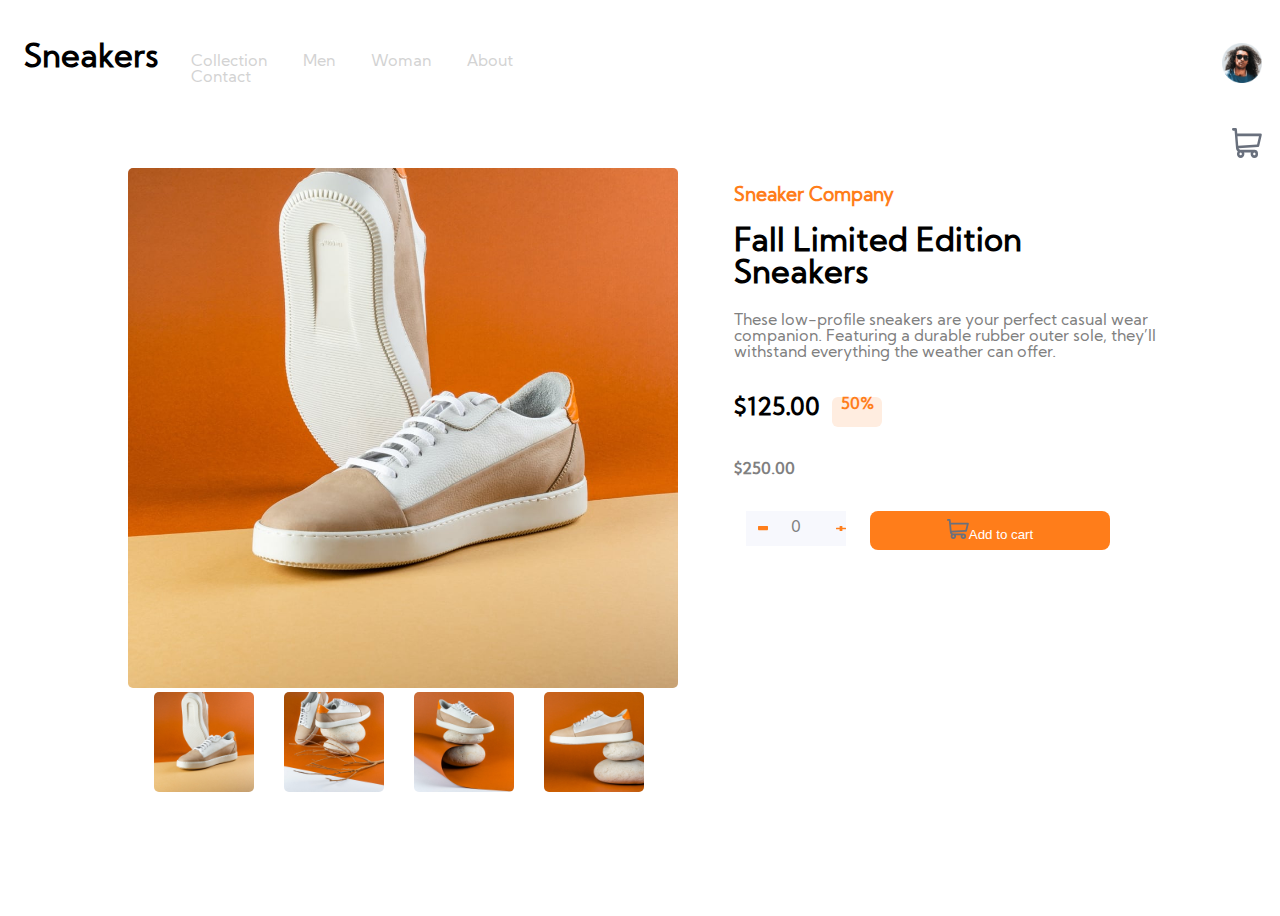
<file: ecommerce-product-page-main/index.html>
<!DOCTYPE html>
<html lang="en">
<head>
  <meta charset="UTF-8">
  <meta name="viewport" content="width=device-width, initial-scale=1.0" shrink-to-fit="yes"> <!-- displays site properly based on user's device -->

  <link rel="icon" type="image/png" sizes="32x32" href="./images/favicon-32x32.png">
  <link rel="stylesheet" href="style.css">
  
  <title> E-commerce product page</title>

  <!-- Feel free to remove these styles or customise in your own stylesheet 👍 -->
  <style>
    .attribution { font-size: 11px; text-align: center; }
    .attribution a { color: hsl(228, 45%, 44%); }
  </style>
</head>
<body id="bodie">
<header>
  <div  id="mySidenav" class="sidenav">
    <a href="javascript:void(0)" class="closebtn" onclick="closeNav()">×</a>
    <a href="#">Collection</a>
    <a href="#">Men</a>
    <a href="#">Women</a>
    <a href="#">About</a>
    <a href="#">Contact</a>
  </div><span id="hamburger"  onclick="openNav()">☰ </span><h1>Sneakers</h1>
 <ul>
  <li>Collection</li>
  <li>Men</li>
  <li>Woman</li>
  <li>About</li>
  <li>Contact</li>

</ul>
<div class="head-img"><img src="images/image-avatar.png" alt=""> <span id="notification">3</span><img id="cart" src="images/icon-cart.svg" alt="">
 
  </div>
 
</header>
<div class="drop-content">
  <h3>Cart</h3>
  <hr>
  <h4 id="empty">Your cart is empty</h4>
  <div class="carts">
  <div class="flex">  <img style="width:35px ;height:35px" src="images/image-product-1-thumbnail.jpg  " alt="">
 <div class="flex-2">  <div> <p>Fall Limited Edition sneakers</p></div>
 <div id="text">  <br> $<p id="normal">125.00 </p><p>x</p><p id="number"></p>&nbsp; <p id="equal"><strong>$375.00</strong></p> </div></div>
   <img id="delete" src="images/icon-delete.svg" alt=""></div>
    <button id="add">checkout</button>
  </div>
</div>
<div class="main-container">
  <div class="img-showcase">
<section >
  <div class="image-show">
    <img id="image" src="images/image-product-1.jpg" alt="">
  </div>
  <div class="image-tab">
    <img src="images/image-product-1.jpg" alt="" id="tab">
    <img src="images/image-product-2.jpg" alt="" id="tab">
    <img src="images/image-product-3.jpg" alt="" id="tab">
    <img src="images/image-product-4.jpg" alt="" id="tab">
  </div>

</section>
</div>
<section id="description">
  <h3> Sneaker Company</h3>
  <h1> Fall Limited Edition <br>
    Sneakers</h1>
    <p> These low-profile sneakers are your perfect casual wear <br> companion. Featuring a 
      durable rubber outer sole, they’ll <br> withstand everything the weather can offer.</p>
      <div id="price"><h2>$125.00</h2>
      <div id="discount">50%</div>
     
    </div>
    <h4 id="recent">$250.00</h4>
    <div class="quantity"><div id="plus-minus"><img id="minus" src="images/icon-minus.svg" alt=""><p id="quan">0</p><img id="plus" src="images/icon-plus.svg" alt=""></div>
    <div id="add-to-cart">
      <button id="add"><img style="color:white" src="images/icon-cart.svg" alt="">Add to cart</button>
    </div>
  </div>
</section>
 
</div>
 

<div style="z-index:4;position: absolute;margin:230px 0 0 390px;display:none" class="img-showcases">
  <img id="close" src="images/icon-close.svg" alt="">
  <section >
    <div class="image-show">
     <img id="prev" onclick="plusSlides(-1)" src="images/icon-previous.svg" alt="" > 
     <img class ="image" src="images/image-product-1.jpg" alt="">
     <img src="images/icon-next.svg" alt="" id="next" onclick="plusSlides(-1)">
     <img src="images/image-product-2.jpg" alt="" class="image">
     <img src="images/image-product-3.jpg" alt="" class="image">
     <img src="images/image-product-4.jpg" alt="" class="image">
    </div>
    <div class="image-tab">
      <img src="images/image-product-1-thumbnail.jpg" alt="" class="tabs">
      <img src="images/image-product-2-thumbnail.jpg" alt="" class="tabs">
      <img src="images/image-product-3-thumbnail.jpg" alt="" class="tabs">
      <img src="images/image-product-4-thumbnail.jpg" alt="" class="tabs">
    </div>
  

  
  <div class="attribution">
    Challenge by <a href="https://www.frontendmentor.io?ref=challenge" target="_blank">Frontend Mentor</a>. 
    Coded by <a href="#">Your Name Here</a>.
  </div>
  <script  src="jquery-1.8.3.js"></script>
  <script src="script.js"></script>
</body>
</html>
</file>
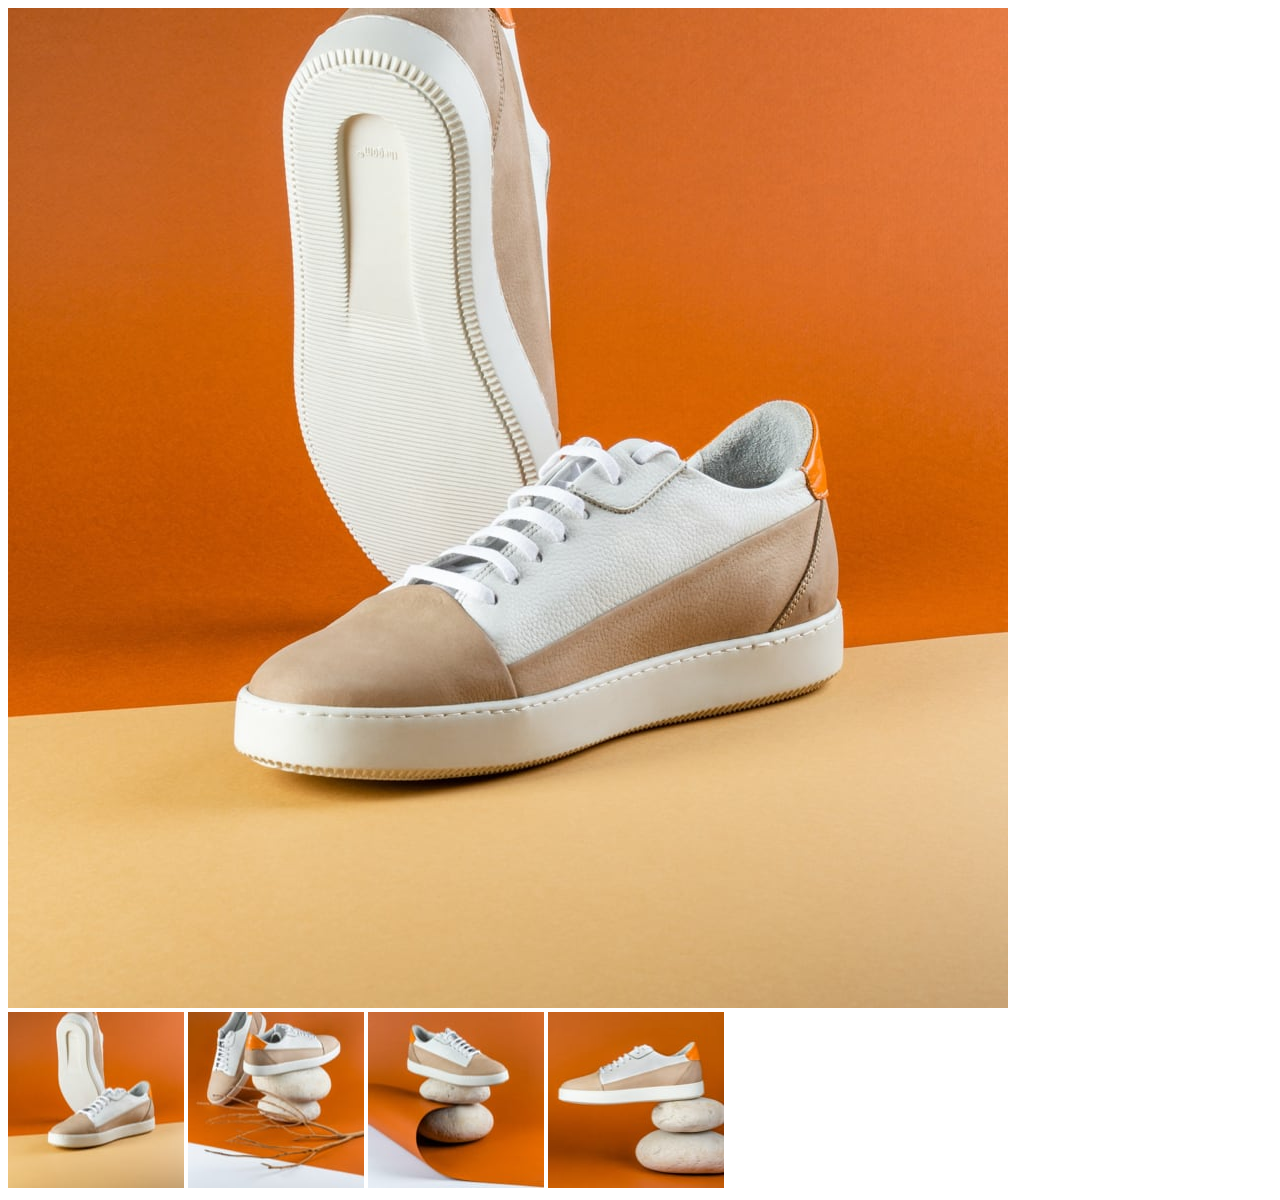
<file: ecommerce-product-page-main/html.html>
<!DOCTYPE html>
<html lang="en">
<head>
    <meta charset="UTF-8">
    <meta http-equiv="X-UA-Compatible" content="IE=edge">
    <meta name="viewport" content="width=device-width, initial-scale=1.0">
    <title>Document</title>
</head>
<body>
    <div class="img-showcase">
        <section >
          <div class="image-show">
            <img id="image" src="images/image-product-1.jpg" alt="">
          </div>
          <div class="image-tab">
            <img src="images/image-product-1-thumbnail.jpg" alt="" id="tab">
            <img src="images/image-product-2-thumbnail.jpg" alt="" id="tab">
            <img src="images/image-product-3-thumbnail.jpg" alt="" id="tab">
            <img src="images/image-product-4-thumbnail.jpg" alt="" id="tab">
          </div>
        
</body>
</html>
</file>
<file: ecommerce-product-page-main/style.css>
@font-face {
    font-family: KumbhSans;
    src: url(KumbhSans-Regular.ttf);
}
body{
    display: flex;
    height: 100vh;
    flex-direction: column;
    font-family: KumbhSans;
  

}
#close{
    float:right;
}
#close:hover{
    color:red;
    background-color: red;
    border-radius: 50%;
}

.main-container{
    display: flex;
    flex-direction: row;
}
header{
    display: flex;
    /* border-bottom: 3px solid green; */
    padding:0
}
ul{
    
    list-style-type: none;
    margin:0;
    padding:0;
    margin-top: 46px;

}
li{
    display:inline;
    text-align: center;
    padding: 14px 16px;
    font-family: KumbhSans;
    color:lightgrey;
    /* border:2px solid blue */
   
    
}
li:hover{
    border-bottom: 5px solid hsl(26, 100%, 55%);
    color:black;
}
header h1{
    padding: 14px 16px;
    font-family: KumbhSans;
    font-weight: 800;
}
header img{
    width:40px;
    height:40px;
    float:right;
    padding:10px;
    margin-top  : 25px;
  
}
#delete{
    width: 20px;
    height:20px;
    /* position: absolute;
    right:35px;
    top:180px */
}
.head-img{
    float:right;
    margin-left: 560px;

}
#cart{
    width:30px;
    height:30px
}
#image,.image{
    width:550px;
    height:520px;
    border-radius: 5px;
}
#tab,.tabs{
    width:100px;
    height:100px;
    border-radius: 5px;
    /* display: flex; */
    /* align-self:center; */
  margin:0 0 0 26px
    
}
#tab:hover{
    opacity:0.5;
    border:2px solid hsl(26, 100%, 55%)
}
.img-showcase{
    /* background-color: blue; */
    width:600px;
    height:700px;
    margin-left:120px;
    /* border: 2px solid green; */
}
#description{
    width:600px;
    height:700px;
    /* border: 2px solid crimson; */
    margin-left:56px
}
#description h3{
color: hsl(26, 100%, 55%)
}
#description h1{
    font-size: 32px;
    font-family:KumbhSans ;
}
#description p,#recent{
    color:grey;
}
#price{
    display:flex;
    flex-direction: row;
    
}
.flex{
    display: flex;
    flex-direction: row;
    justify-content: space-between;
}

#discount{
    color:hsl(26, 100%, 55%);
    background-color:  hsl(25, 100%, 94%);
    width:50px;
    height:30px;
    margin:20px 0 0 12px ;
    border-radius: 6px;
    font-weight: 900;
    text-align: center;
}
.quantity{
    display: flex;
    flex-direction: row;
   
}
#plus-minus{
    display: flex;
    flex-direction: row;
    justify-content: space-between;
    background-color: hsl(223, 64%, 98%);
    width:100px;
    height:35px;
    margin:12px
}
#plus-minus img{
    width:10px;
    height:5px;
    margin-left: 12px;
    align-self: center;
}
#plus-minus p{
    align-self: center;
}
#add{
    background-color: hsl(26, 100%, 55%);
    color:white;
    width:240px;
    padding:8px;
    border: none;
    border-radius: 8px;
    margin:12px;

}
#add:hover{
    opacity:0.5;
}

.drop-content{
    width:300px;
    height: 200px;
    padding:15px;
    box-shadow: 0 15px 20px rgba(0, 0, 0, 0.3);
    margin:0 0 0 980px;
    z-index: -15;
    display:none;
  
   
}
.show{
    display:block;
}
#notification{
    width:20px;
    height:10px;
    /* padding: 2px; */
    background-color:  hsl(26, 100%, 55%);
    color:white;
    border-radius:45px;
font-size: 10px;
position: absolute;
text-align: center;
margin-top: 35px;
display:none;

}
.carts{
    display: flex;
    flex-direction: column;
    display: none;
}
#text{
    display: flex;
    flex-direction: row;
    margin-top:-28px;
}
.sidenav {
    height: 100%;
    width: 0;
    position: fixed;
    z-index: 1;
    top: 0;
    left: 0;
    background-color: white;
    overflow-x: hidden;
    transition: 0.5s;
    padding-top: 60px;
}
#mySidenav{
background-color: white;
}


.sidenav a {
    padding: 8px 8px 8px 32px;
    text-decoration: none;
    font-size: 25px;
    color:black;
    display: block;
    transition: 0.3s
}

.sidenav a:hover, .offcanvas a:focus{
    color:black
}

.closebtn {
    position: absolute;
    top: 0;
    right: 25px;
    font-size: 36px !important;
    margin-left: 5px;
}
#hamburger{
    font-size:30px;cursor:pointer;
    display:none;
    margin-top:23px
}
#next,#prev{
    /* border:2px solid blue; */
   padding: 10px;
   border-radius: 50%;
   background-color: white;
   position: absolute;
  
}
#next{
    margin:250px 0 0 -12px
}
#prev{
    margin:265px 0 0 -12px
}

@media screen and (max-width:475px) {
    header{
        width:590px;
        border: 2px solid green;
    }
    .main-container{
        display: flex;
        flex-direction: column;

    }
    .quantity{
        flex-direction: column;
    }
    #plus-minus{
        width:80%;
        
    }
    .tabs{
        display: none;
    }
    #add{
        width:80%
    }
    #image{
        width:100%
    }
    .img-showcases{
        z-index:1;
        position:none;
        margin:0;
    }

ul{
    display:none;
}
#hamburger{
    display: block;
}
.sidenav{
    background-color: white;
}
.img-showcase{
    margin-left:0px;
}
.head-img{
    margin-left:65px;
    border:2px solid red;
    position: absolute;
    margin-left: 290px;

    /* flex-direction: row; */
    
}
.drop-content{
    margin-left:1px;
    z-index: 1;
    width:300px;
}
}
.sidenav {
    height: 100%;
    width: 0;
    position: fixed;
    z-index: 1;
    top: 0;
    left: 0;
    background-color: #111;
    overflow-x: hidden;
    transition: 0.5s;
    padding-top: 60px;
}

.sidenav a {
    padding: 8px 8px 8px 32px;
    text-decoration: none;
    font-size: 25px;
    color: #818181;
    display: block;
    transition: 0.3s
}

.sidenav a:hover, .offcanvas a:focus{
    color: #f1f1f1;
}

.closebtn {
    position: absolute;
    top: 0;
    right: 25px;
    font-size: 36px !important;
    margin-left: 50px;
}
#hamburger{
    font-size:30px;cursor:pointer;
    /* display:none; */
    margin-top:23px
}
.lam{
    background-color: hsl(220, 14%, 75%);
}
</file>
